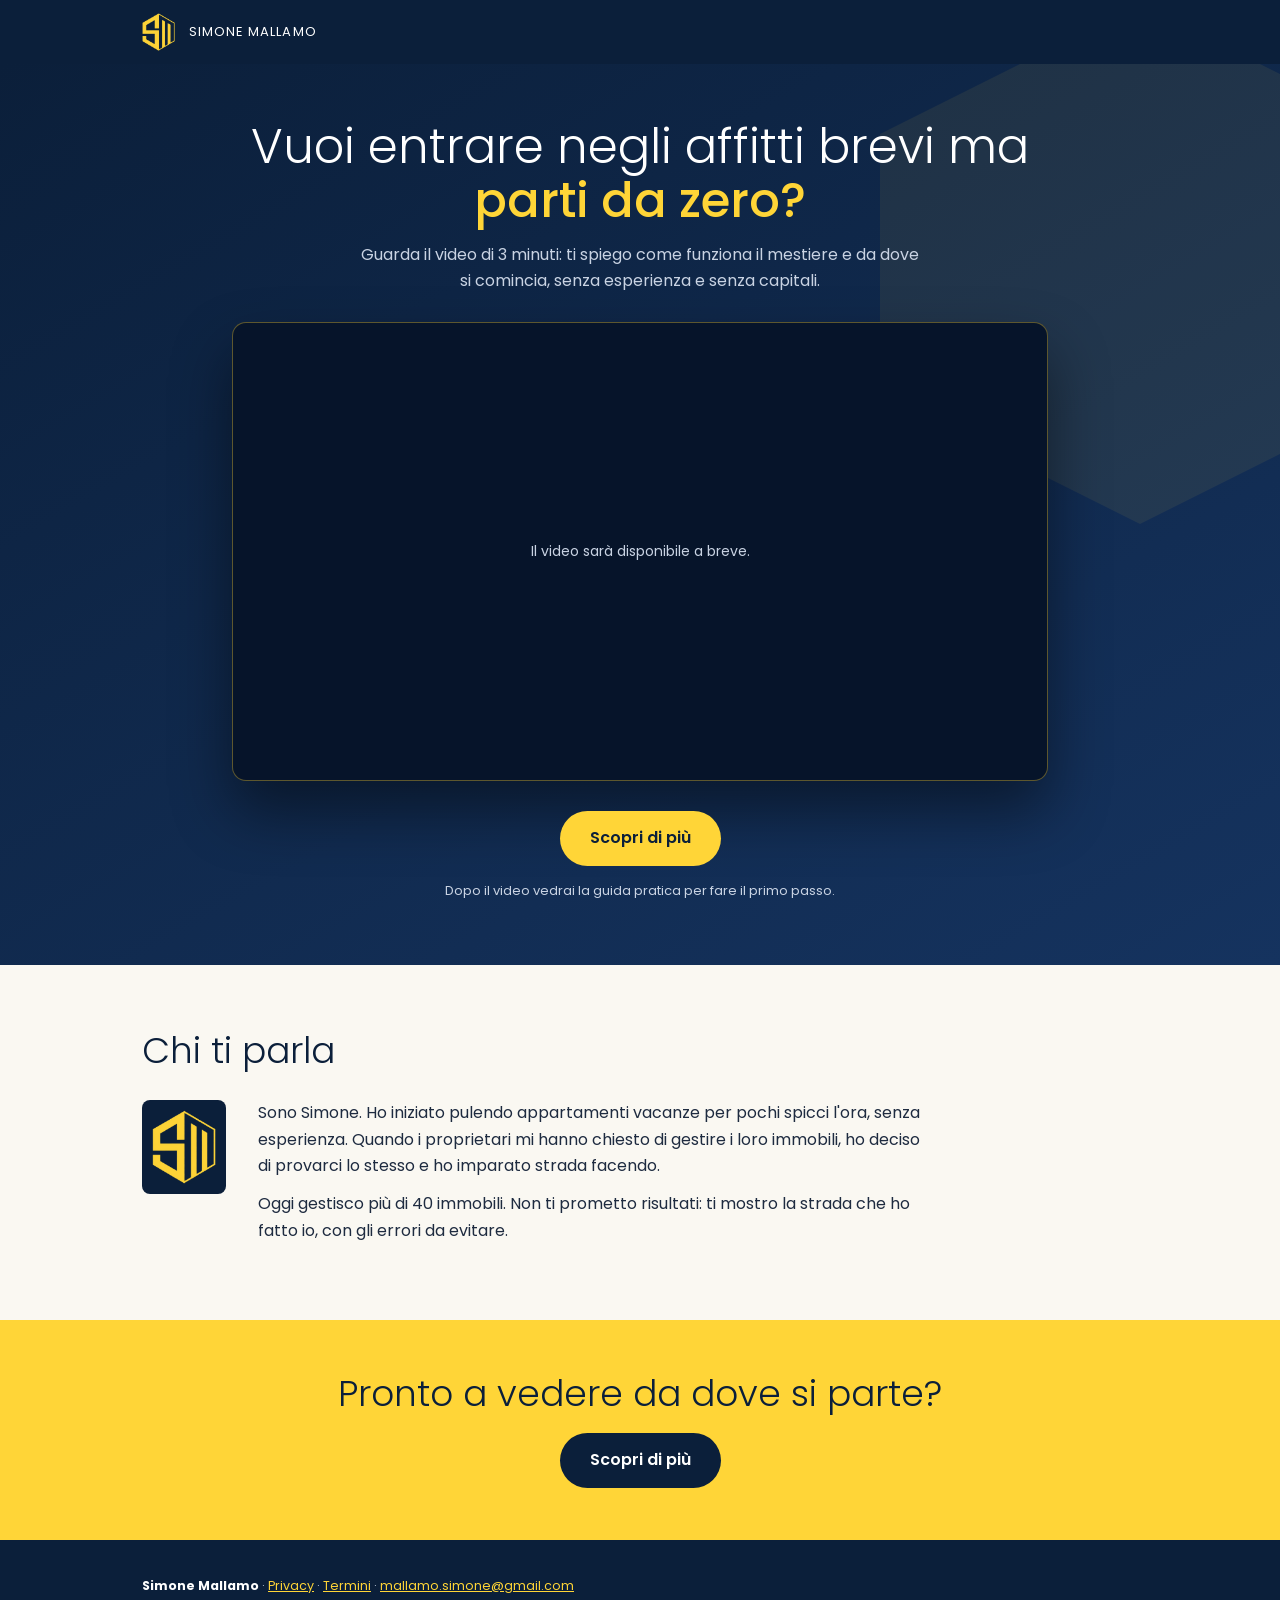
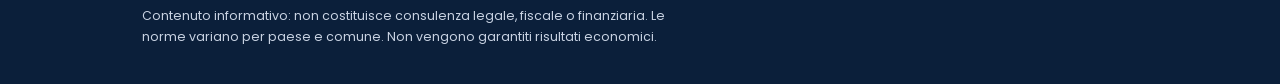
<file: index.html>
<!DOCTYPE html><html lang="it"><head><meta charset="utf-8"><meta name="viewport" content="width=device-width, initial-scale=1"><link rel="preconnect" href="https://fonts.googleapis.com"><link href="https://fonts.googleapis.com/css2?family=Poppins:wght@300;400;500;600&display=swap" rel="stylesheet"><link rel="stylesheet" href="assets/style.css"><script src="assets/config.js"></script>
<title>Affitti brevi da zero · Simone Mallamo</title>
<meta name="description" content="Guarda il video di 3 minuti: come si entra negli affitti brevi partendo da zero, senza esperienza e senza capitali.">
</head><body>
<header class="top"><div class="wrap"><img src="assets/logo_mark.png" alt=""><b>SIMONE MALLAMO</b></div></header>

<section class="vhero"><div class="wrap">
<h1>Vuoi entrare negli affitti brevi ma <em>parti da zero?</em></h1>
<p class="lead">Guarda il video di 3 minuti: ti spiego come funziona il mestiere e da dove si comincia, senza esperienza e senza capitali.</p>
<div class="video" data-video><span>Il video sarà disponibile a breve.</span></div>
<a class="btn" href="guida.html">Scopri di più</a>
<p class="sub">Dopo il video vedrai la guida pratica per fare il primo passo.</p>
</div></section>

<section class="s"><div class="wrap">
<h2>Chi ti parla</h2>
<div class="who"><img src="assets/logo_mark.png" alt="" style="background:var(--navy);padding:10px;border-radius:8px">
<div><p>Sono Simone. Ho iniziato pulendo appartamenti vacanze per pochi spicci l'ora, senza esperienza. Quando i proprietari mi hanno chiesto di gestire i loro immobili, ho deciso di provarci lo stesso e ho imparato strada facendo.</p>
<p>Oggi gestisco più di 40 immobili. Non ti prometto risultati: ti mostro la strada che ho fatto io, con gli errori da evitare.</p></div></div>
</div></section>

<section class="band"><h2>Pronto a vedere da dove si parte?</h2><a class="btn" href="guida.html">Scopri di più</a></section>

<footer><div class="wrap"><b style="color:#fff">Simone Mallamo</b> · <a href="privacy.html">Privacy</a> · <a href="termini.html">Termini</a> · <a data-support href="#">assistenza</a>
<p>Contenuto informativo: non costituisce consulenza legale, fiscale o finanziaria. Le norme variano per paese e comune. Non vengono garantiti risultati economici.</p></div></footer>
</body></html>
</file>
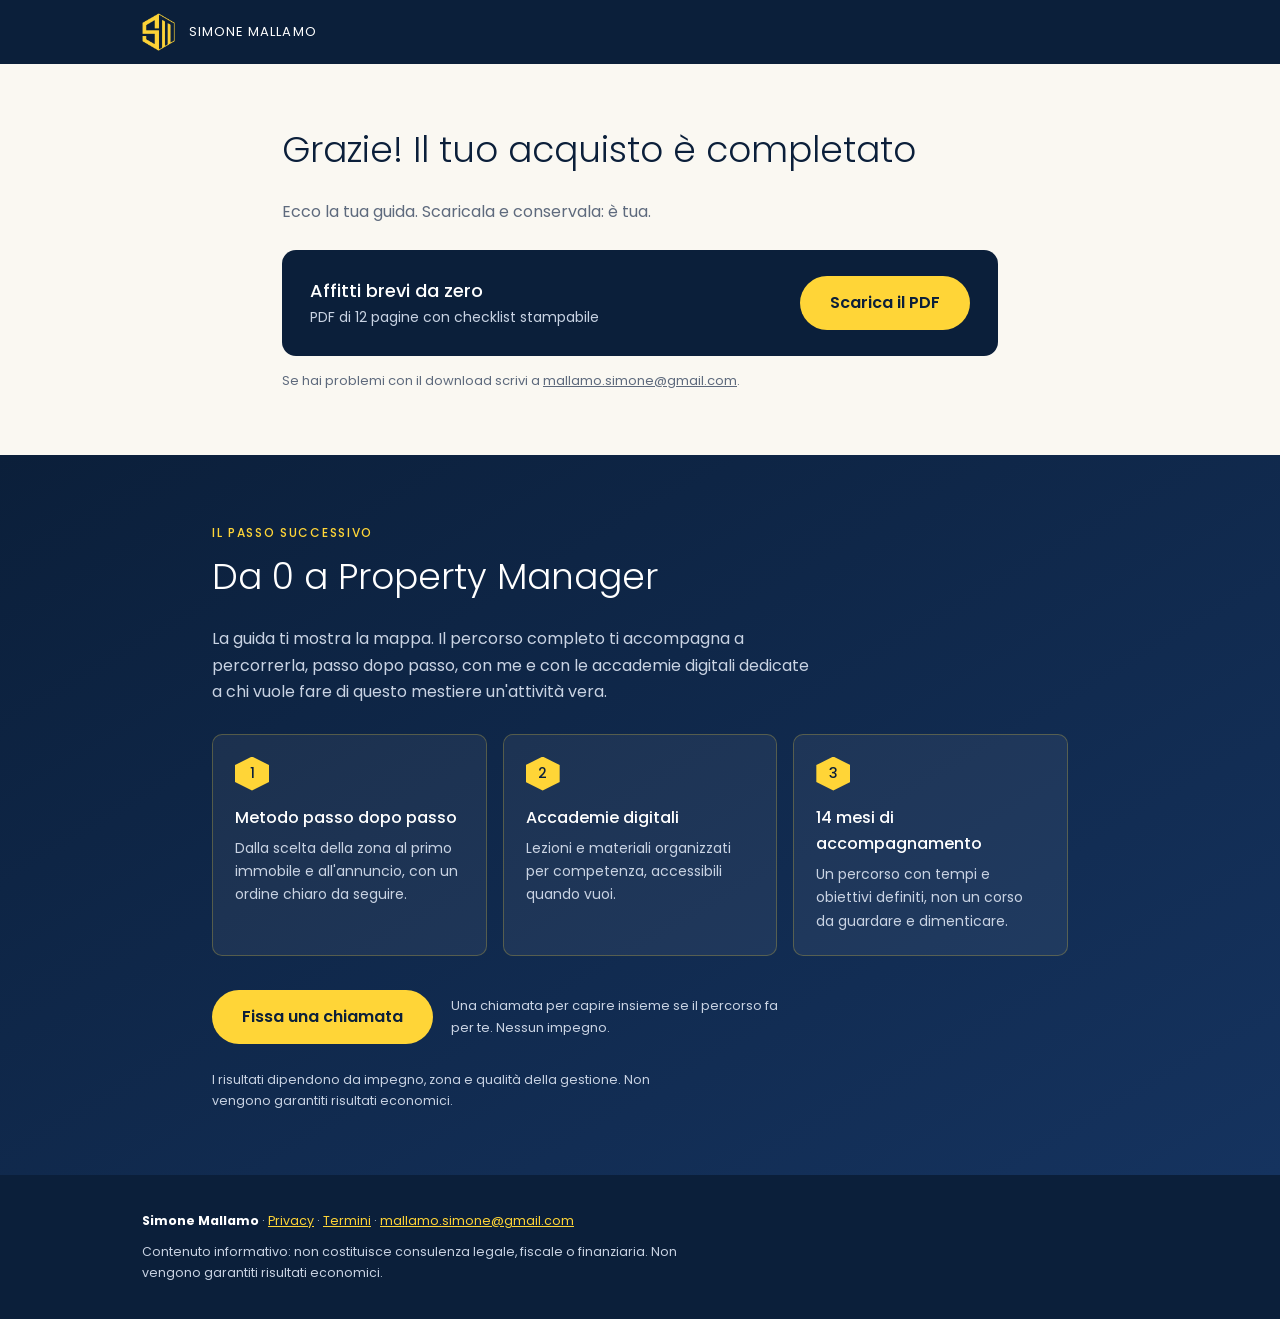
<file: grazie.html>
<!DOCTYPE html><html lang="it"><head><meta charset="utf-8"><meta name="viewport" content="width=device-width, initial-scale=1"><link rel="preconnect" href="https://fonts.googleapis.com"><link href="https://fonts.googleapis.com/css2?family=Poppins:wght@300;400;500;600&display=swap" rel="stylesheet"><link rel="stylesheet" href="assets/style.css"><script src="assets/config.js"></script><meta name="robots" content="noindex">
<title>Grazie · La tua guida</title>
</head><body>
<header class="top"><div class="wrap"><img src="assets/logo_mark.png" alt=""><b>SIMONE MALLAMO</b></div></header>

<section class="s"><div class="wrap" style="max-width:760px">
<h2>Grazie! Il tuo acquisto è completato</h2>
<p style="color:var(--mut);margin-bottom:24px">Ecco la tua guida. Scaricala e conservala: è tua.</p>
<div class="dlcard"><div><b>Affitti brevi da zero</b><p>PDF di 12 pagine con checklist stampabile</p></div>
<a class="btn" href="assets/guida-affitti-brevi.pdf" download>Scarica il PDF</a></div>
<p style="color:var(--mut);font-size:13px;margin-top:14px">Se hai problemi con il download scrivi a <a data-support href="#">assistenza</a>.</p>
</div></section>

<section class="prog"><div class="wrap" style="max-width:900px">
<span class="k">Il passo successivo</span>
<h2>Da 0 a Property Manager</h2>
<p class="lead">La guida ti mostra la mappa. Il percorso completo ti accompagna a percorrerla, passo dopo passo, con me e con le accademie digitali dedicate a chi vuole fare di questo mestiere un'attività vera.</p>
<div class="grid">
<div class="card"><div class="hx">1</div><h3>Metodo passo dopo passo</h3><p>Dalla scelta della zona al primo immobile e all'annuncio, con un ordine chiaro da seguire.</p></div>
<div class="card"><div class="hx">2</div><h3>Accademie digitali</h3><p>Lezioni e materiali organizzati per competenza, accessibili quando vuoi.</p></div>
<div class="card"><div class="hx">3</div><h3>14 mesi di accompagnamento</h3><p>Un percorso con tempi e obiettivi definiti, non un corso da guardare e dimenticare.</p></div>
</div>
<div class="rev" data-reviews hidden><h3>Cosa dicono di chi ha fatto il percorso</h3><div class="revgrid" data-reviews-list></div></div>
<div class="call">
<a class="btn" data-call href="#">Fissa una chiamata</a>
<a class="btn wa" data-wa href="#" hidden target="_blank" rel="noopener"><svg viewBox="0 0 24 24" width="20" height="20" fill="none" stroke="currentColor" stroke-width="1.8" stroke-linecap="round" stroke-linejoin="round" aria-hidden="true"><path d="M12 2.5a9.5 9.5 0 0 0-8.1 14.4L2.5 21.5l4.7-1.3A9.5 9.5 0 1 0 12 2.5z"/><path transform="translate(6.6 6.6) scale(.45)" d="M22 16.92v3a2 2 0 0 1-2.18 2 19.79 19.79 0 0 1-8.63-3.07 19.5 19.5 0 0 1-6-6 19.79 19.79 0 0 1-3.07-8.67A2 2 0 0 1 4.11 2h3a2 2 0 0 1 2 1.72c.127.96.361 1.903.7 2.81a2 2 0 0 1-.45 2.11L8.09 9.91a16 16 0 0 0 6 6l1.27-1.27a2 2 0 0 1 2.11-.45c.907.339 1.85.573 2.81.7A2 2 0 0 1 22 16.92z" fill="currentColor" stroke="none"/></svg>Invia un messaggio</a>
<small>Una chiamata per capire insieme se il percorso fa per te. Nessun impegno.</small>
</div>
<p style="color:var(--soft);font-size:12.5px;margin-top:26px;max-width:62ch">I risultati dipendono da impegno, zona e qualità della gestione. Non vengono garantiti risultati economici.</p>
</div></section>

<footer><div class="wrap"><b style="color:#fff">Simone Mallamo</b> · <a href="privacy.html">Privacy</a> · <a href="termini.html">Termini</a> · <a data-support href="#">assistenza</a>
<p>Contenuto informativo: non costituisce consulenza legale, fiscale o finanziaria. Non vengono garantiti risultati economici.</p></div></footer>
</body></html>
</file>
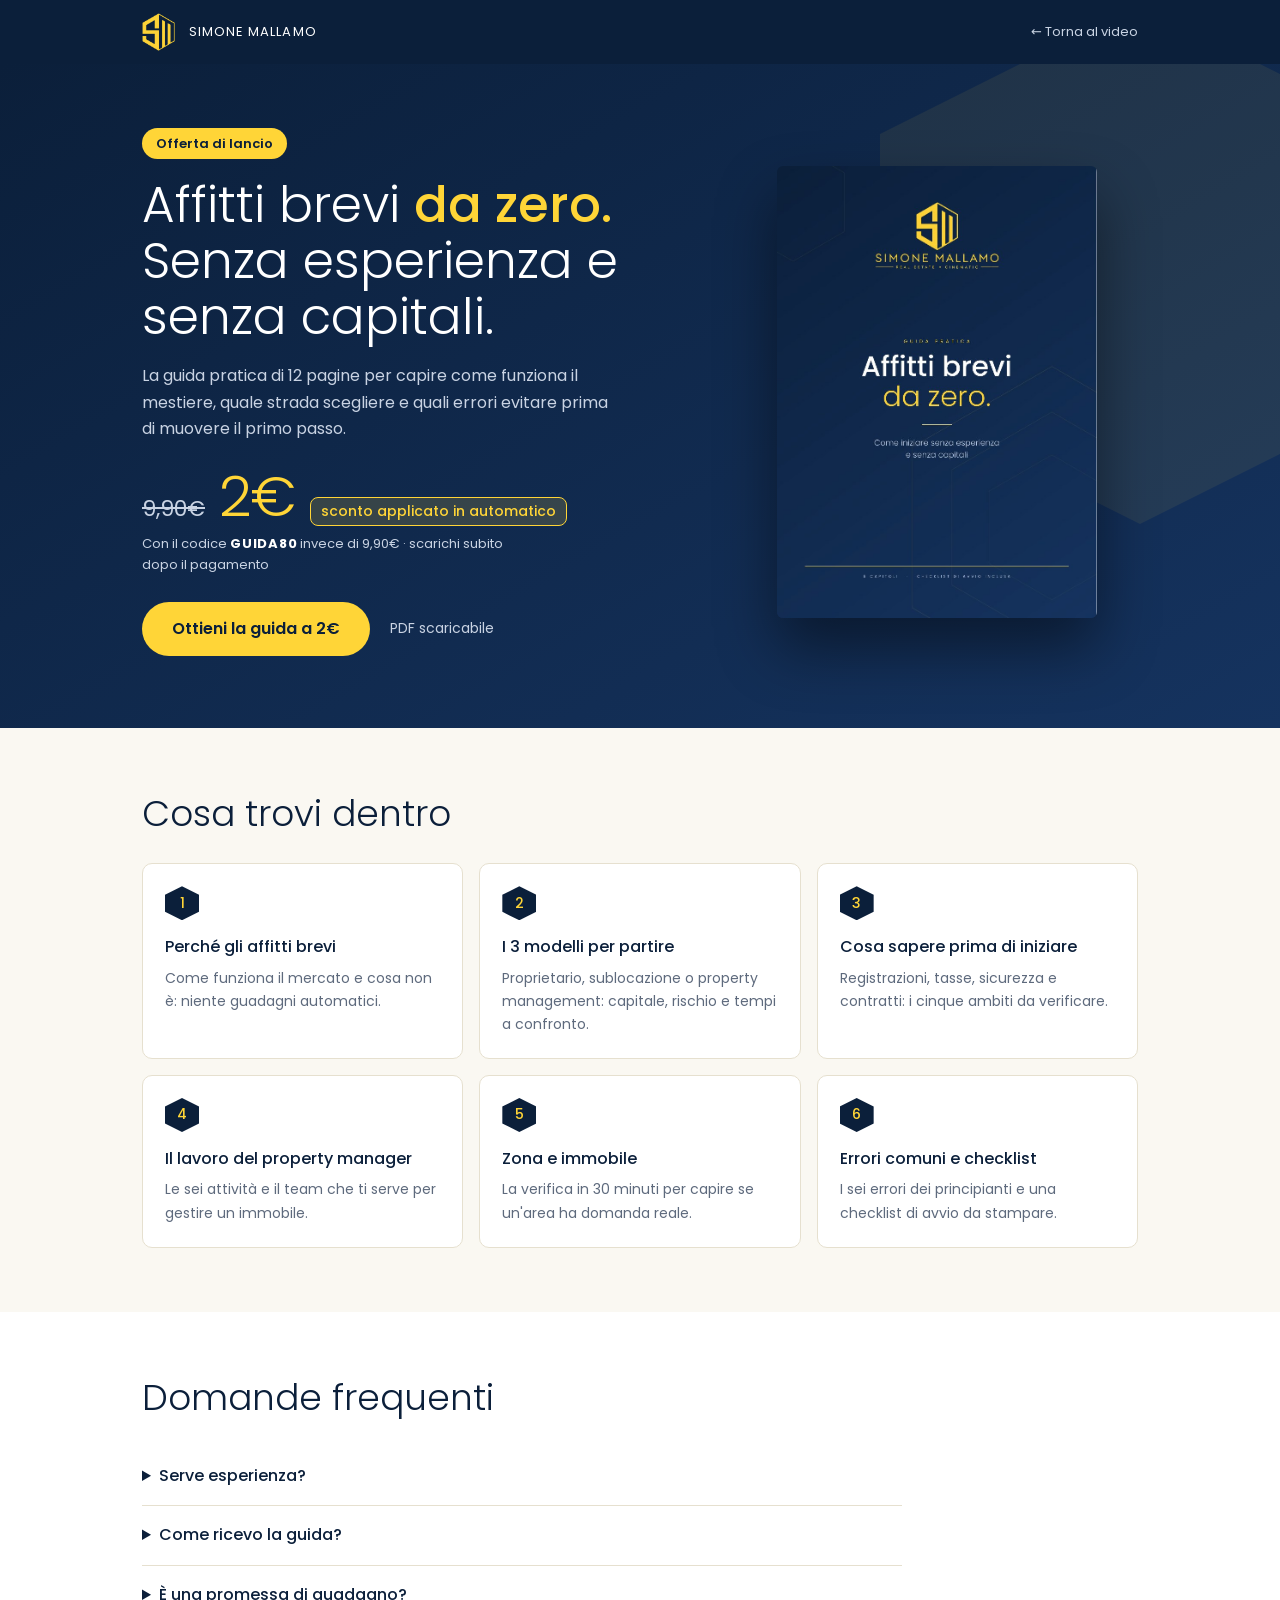
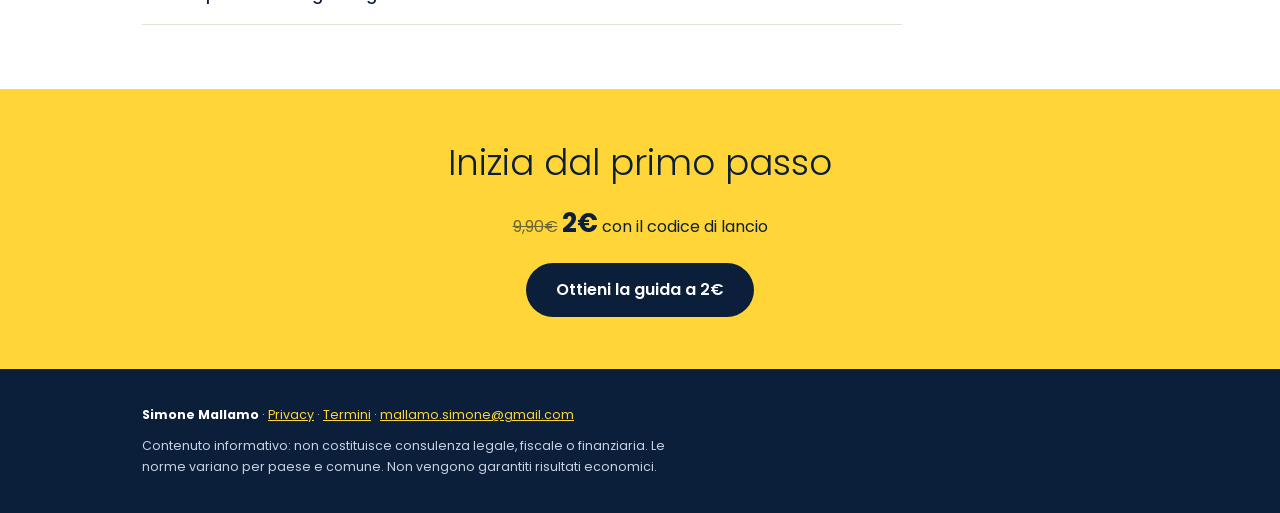
<file: guida.html>
<!DOCTYPE html><html lang="it"><head><meta charset="utf-8"><meta name="viewport" content="width=device-width, initial-scale=1"><link rel="preconnect" href="https://fonts.googleapis.com"><link href="https://fonts.googleapis.com/css2?family=Poppins:wght@300;400;500;600&display=swap" rel="stylesheet"><link rel="stylesheet" href="assets/style.css"><script src="assets/config.js"></script>
<title>La guida · Affitti brevi da zero</title>
<meta name="description" content="La guida pratica per iniziare con gli affitti brevi senza esperienza e senza capitali: 12 pagine e checklist stampabile.">
</head><body>
<header class="top"><div class="wrap"><img src="assets/logo_mark.png" alt=""><b>SIMONE MALLAMO</b><a class="l" href="index.html">← Torna al video</a></div></header>

<section class="hero"><div class="wrap">
<div>
<span class="promo">Offerta di lancio</span>
<h1>Affitti brevi <em>da zero.</em> Senza esperienza e senza capitali.</h1>
<p>La guida pratica di 12 pagine per capire come funziona il mestiere, quale strada scegliere e quali errori evitare prima di muovere il primo passo.</p>
<div class="deal"><span class="old"><span data-full-price>9,90</span>€</span><span class="new"><span data-price>2</span>€</span><span class="off">sconto applicato in automatico</span></div>
<p class="codehint">Con il codice <b data-code>CODICE</b> invece di <span data-full-price>9,90</span>€ · scarichi subito dopo il pagamento</p>
<div class="pr"><a class="btn" data-buy href="#">Ottieni la guida a <span data-price style="color:inherit;font-size:inherit">2</span>€</a><span>PDF scaricabile</span></div>
</div>
<img class="cover" src="assets/cover.jpg" alt="Copertina della guida Affitti brevi da zero">
</div></section>

<section class="s"><div class="wrap">
<h2>Cosa trovi dentro</h2>
<div class="grid">
<div class="card"><div class="hx">1</div><h3>Perché gli affitti brevi</h3><p>Come funziona il mercato e cosa non è: niente guadagni automatici.</p></div>
<div class="card"><div class="hx">2</div><h3>I 3 modelli per partire</h3><p>Proprietario, sublocazione o property management: capitale, rischio e tempi a confronto.</p></div>
<div class="card"><div class="hx">3</div><h3>Cosa sapere prima di iniziare</h3><p>Registrazioni, tasse, sicurezza e contratti: i cinque ambiti da verificare.</p></div>
<div class="card"><div class="hx">4</div><h3>Il lavoro del property manager</h3><p>Le sei attività e il team che ti serve per gestire un immobile.</p></div>
<div class="card"><div class="hx">5</div><h3>Zona e immobile</h3><p>La verifica in 30 minuti per capire se un'area ha domanda reale.</p></div>
<div class="card"><div class="hx">6</div><h3>Errori comuni e checklist</h3><p>I sei errori dei principianti e una checklist di avvio da stampare.</p></div>
</div></div></section>

<section class="s" style="background:#fff"><div class="wrap">
<h2>Domande frequenti</h2>
<details><summary>Serve esperienza?</summary><p>No. La guida è pensata per chi parte da zero e spiega il mestiere dalle basi.</p></details>
<details><summary>Come ricevo la guida?</summary><p>Subito dopo il pagamento si apre una pagina dove puoi scaricare il PDF. Conservalo: è tuo.</p></details>
<details><summary>È una promessa di guadagno?</summary><p>No. È un punto di partenza onesto: i risultati dipendono da zona, impegno e qualità della gestione, e non vengono garantiti.</p></details>
</div></section>

<section class="band"><h2>Inizia dal primo passo</h2><p style="margin-bottom:18px"><span class="old"><span data-full-price>9,90</span>€</span> <b style="font-size:26px"><span data-price>2</span>€</b> con il codice di lancio</p><a class="btn" data-buy href="#">Ottieni la guida a <span data-price style="color:inherit;font-size:inherit">2</span>€</a></section>

<footer><div class="wrap"><b style="color:#fff">Simone Mallamo</b> · <a href="privacy.html">Privacy</a> · <a href="termini.html">Termini</a> · <a data-support href="#">assistenza</a>
<p>Contenuto informativo: non costituisce consulenza legale, fiscale o finanziaria. Le norme variano per paese e comune. Non vengono garantiti risultati economici.</p></div></footer>
</body></html>
</file>
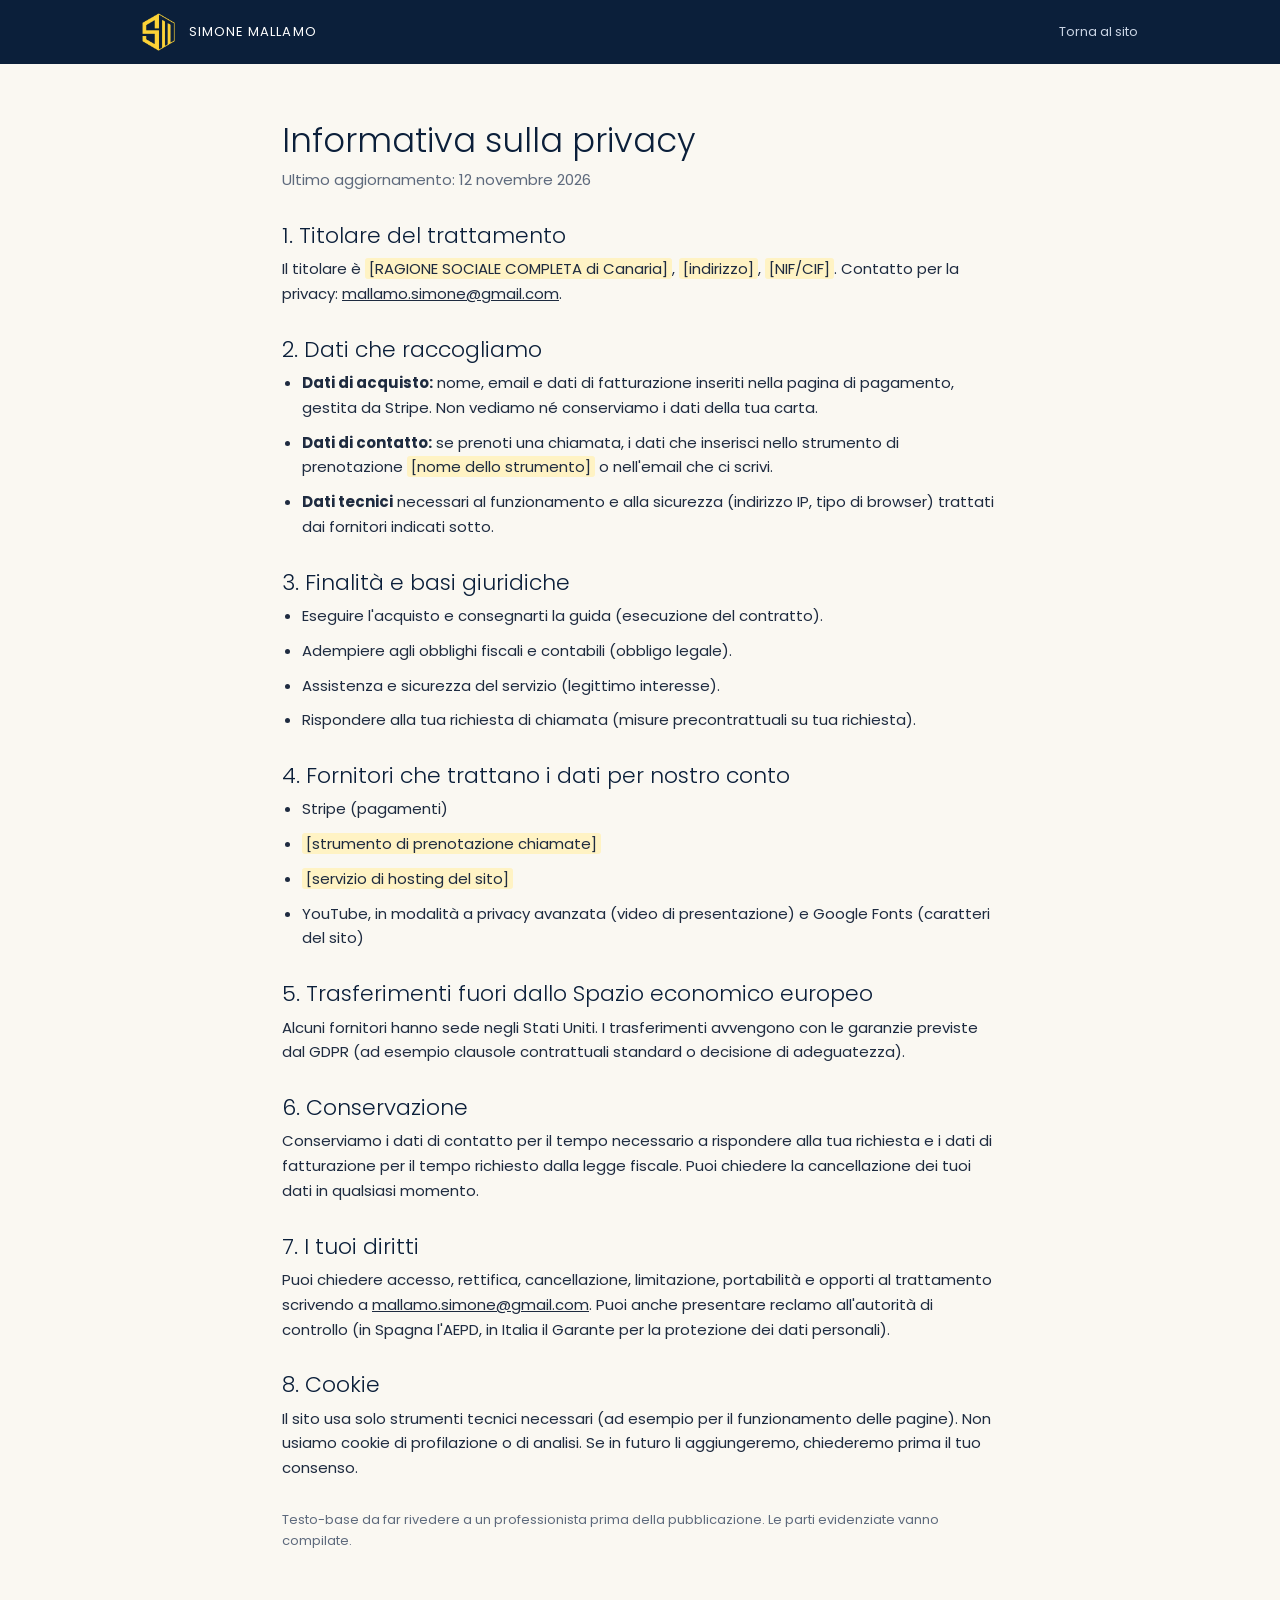
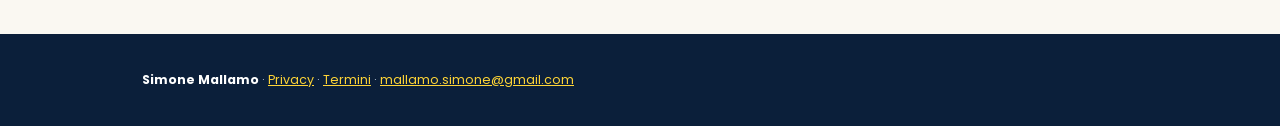
<file: privacy.html>
<!DOCTYPE html><html lang="it"><head><meta charset="utf-8"><meta name="viewport" content="width=device-width, initial-scale=1"><meta name="robots" content="noindex">
<link rel="preconnect" href="https://fonts.googleapis.com"><link href="https://fonts.googleapis.com/css2?family=Poppins:wght@300;400;500;600&display=swap" rel="stylesheet"><link rel="stylesheet" href="assets/style.css">
<title>Privacy · Simone Mallamo</title><style>.doc{max-width:760px;padding:48px 22px 72px;margin:0 auto}.doc h2{font-size:22px;margin:30px 0 8px}.doc p,.doc li{color:var(--ink);margin-bottom:10px;font-size:15px}.doc ul{padding-left:20px}.doc .ph{background:#FFF3C4;padding:0 4px;border-radius:3px}</style></head><body>
<header class="top"><div class="wrap"><img src="assets/logo_mark.png" alt=""><b>SIMONE MALLAMO</b><a class="l" href="index.html">Torna al sito</a></div></header><main class="doc"><h1 style="font-weight:300;font-size:34px;color:var(--navy)">Informativa sulla privacy</h1><p style="color:var(--mut)">Ultimo aggiornamento: 12 novembre 2026</p><h2>1. Titolare del trattamento</h2><p>Il titolare è <span class="ph">[RAGIONE SOCIALE COMPLETA di Canaria]</span>, <span class="ph">[indirizzo]</span>, <span class="ph">[NIF/CIF]</span>. Contatto per la privacy: <a href="mailto:mallamo.simone@gmail.com">mallamo.simone@gmail.com</a>.</p>
<h2>2. Dati che raccogliamo</h2><ul><li><b>Dati di acquisto:</b> nome, email e dati di fatturazione inseriti nella pagina di pagamento, gestita da Stripe. Non vediamo né conserviamo i dati della tua carta.</li><li><b>Dati di contatto:</b> se prenoti una chiamata, i dati che inserisci nello strumento di prenotazione <span class="ph">[nome dello strumento]</span> o nell'email che ci scrivi.</li><li><b>Dati tecnici</b> necessari al funzionamento e alla sicurezza (indirizzo IP, tipo di browser) trattati dai fornitori indicati sotto.</li></ul>
<h2>3. Finalità e basi giuridiche</h2><ul><li>Eseguire l'acquisto e consegnarti la guida (esecuzione del contratto).</li><li>Adempiere agli obblighi fiscali e contabili (obbligo legale).</li><li>Assistenza e sicurezza del servizio (legittimo interesse).</li><li>Rispondere alla tua richiesta di chiamata (misure precontrattuali su tua richiesta).</li></ul>
<h2>4. Fornitori che trattano i dati per nostro conto</h2><ul><li>Stripe (pagamenti)</li><li><span class="ph">[strumento di prenotazione chiamate]</span></li><li><span class="ph">[servizio di hosting del sito]</span></li><li>YouTube, in modalità a privacy avanzata (video di presentazione) e Google Fonts (caratteri del sito)</li></ul>
<h2>5. Trasferimenti fuori dallo Spazio economico europeo</h2><p>Alcuni fornitori hanno sede negli Stati Uniti. I trasferimenti avvengono con le garanzie previste dal GDPR (ad esempio clausole contrattuali standard o decisione di adeguatezza).</p>
<h2>6. Conservazione</h2><p>Conserviamo i dati di contatto per il tempo necessario a rispondere alla tua richiesta e i dati di fatturazione per il tempo richiesto dalla legge fiscale. Puoi chiedere la cancellazione dei tuoi dati in qualsiasi momento.</p>
<h2>7. I tuoi diritti</h2><p>Puoi chiedere accesso, rettifica, cancellazione, limitazione, portabilità e opporti al trattamento scrivendo a <a href="mailto:mallamo.simone@gmail.com">mallamo.simone@gmail.com</a>. Puoi anche presentare reclamo all'autorità di controllo (in Spagna l'AEPD, in Italia il Garante per la protezione dei dati personali).</p>
<h2>8. Cookie</h2><p>Il sito usa solo strumenti tecnici necessari (ad esempio per il funzionamento delle pagine). Non usiamo cookie di profilazione o di analisi. Se in futuro li aggiungeremo, chiederemo prima il tuo consenso.</p>
<p style="margin-top:28px;color:var(--mut);font-size:13px">Testo-base da far rivedere a un professionista prima della pubblicazione. Le parti evidenziate vanno compilate.</p></main><footer><div class="wrap"><b style="color:#fff">Simone Mallamo</b> · <a href="privacy.html">Privacy</a> · <a href="termini.html">Termini</a> · <a href="mailto:mallamo.simone@gmail.com">mallamo.simone@gmail.com</a></div></footer></body></html>
</file>
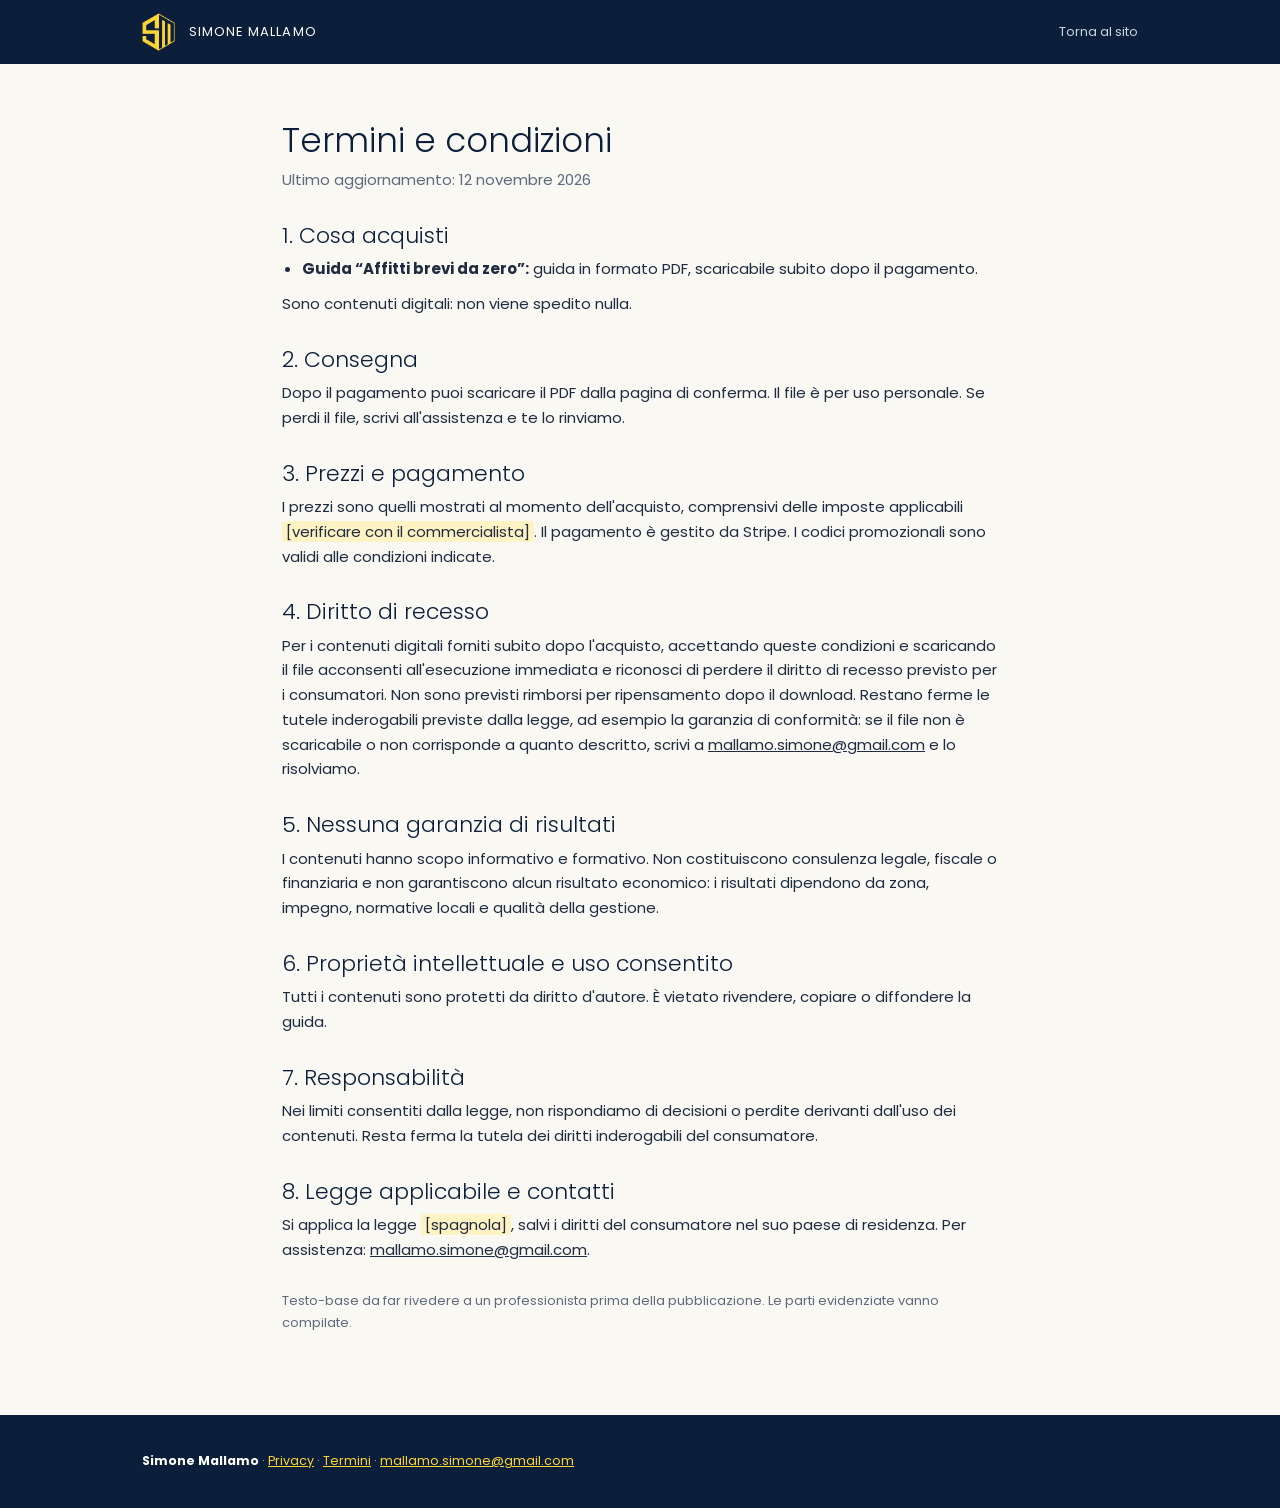
<file: termini.html>
<!DOCTYPE html><html lang="it"><head><meta charset="utf-8"><meta name="viewport" content="width=device-width, initial-scale=1"><meta name="robots" content="noindex">
<link rel="preconnect" href="https://fonts.googleapis.com"><link href="https://fonts.googleapis.com/css2?family=Poppins:wght@300;400;500;600&display=swap" rel="stylesheet"><link rel="stylesheet" href="assets/style.css">
<title>Termini · Simone Mallamo</title><style>.doc{max-width:760px;padding:48px 22px 72px;margin:0 auto}.doc h2{font-size:22px;margin:30px 0 8px}.doc p,.doc li{color:var(--ink);margin-bottom:10px;font-size:15px}.doc ul{padding-left:20px}.doc .ph{background:#FFF3C4;padding:0 4px;border-radius:3px}</style></head><body>
<header class="top"><div class="wrap"><img src="assets/logo_mark.png" alt=""><b>SIMONE MALLAMO</b><a class="l" href="index.html">Torna al sito</a></div></header><main class="doc"><h1 style="font-weight:300;font-size:34px;color:var(--navy)">Termini e condizioni</h1><p style="color:var(--mut)">Ultimo aggiornamento: 12 novembre 2026</p><h2>1. Cosa acquisti</h2><ul><li><b>Guida “Affitti brevi da zero”:</b> guida in formato PDF, scaricabile subito dopo il pagamento.</li></ul><p>Sono contenuti digitali: non viene spedito nulla.</p>
<h2>2. Consegna</h2><p>Dopo il pagamento puoi scaricare il PDF dalla pagina di conferma. Il file è per uso personale. Se perdi il file, scrivi all'assistenza e te lo rinviamo.</p>
<h2>3. Prezzi e pagamento</h2><p>I prezzi sono quelli mostrati al momento dell'acquisto, comprensivi delle imposte applicabili <span class="ph">[verificare con il commercialista]</span>. Il pagamento è gestito da Stripe. I codici promozionali sono validi alle condizioni indicate.</p>
<h2>4. Diritto di recesso</h2><p>Per i contenuti digitali forniti subito dopo l'acquisto, accettando queste condizioni e scaricando il file acconsenti all'esecuzione immediata e riconosci di perdere il diritto di recesso previsto per i consumatori. Non sono previsti rimborsi per ripensamento dopo il download. Restano ferme le tutele inderogabili previste dalla legge, ad esempio la garanzia di conformità: se il file non è scaricabile o non corrisponde a quanto descritto, scrivi a <a href="mailto:mallamo.simone@gmail.com">mallamo.simone@gmail.com</a> e lo risolviamo.</p>
<h2>5. Nessuna garanzia di risultati</h2><p>I contenuti hanno scopo informativo e formativo. Non costituiscono consulenza legale, fiscale o finanziaria e non garantiscono alcun risultato economico: i risultati dipendono da zona, impegno, normative locali e qualità della gestione.</p>
<h2>6. Proprietà intellettuale e uso consentito</h2><p>Tutti i contenuti sono protetti da diritto d'autore. È vietato rivendere, copiare o diffondere la guida.</p>
<h2>7. Responsabilità</h2><p>Nei limiti consentiti dalla legge, non rispondiamo di decisioni o perdite derivanti dall'uso dei contenuti. Resta ferma la tutela dei diritti inderogabili del consumatore.</p>
<h2>8. Legge applicabile e contatti</h2><p>Si applica la legge <span class="ph">[spagnola]</span>, salvi i diritti del consumatore nel suo paese di residenza. Per assistenza: <a href="mailto:mallamo.simone@gmail.com">mallamo.simone@gmail.com</a>.</p>
<p style="margin-top:28px;color:var(--mut);font-size:13px">Testo-base da far rivedere a un professionista prima della pubblicazione. Le parti evidenziate vanno compilate.</p></main><footer><div class="wrap"><b style="color:#fff">Simone Mallamo</b> · <a href="privacy.html">Privacy</a> · <a href="termini.html">Termini</a> · <a href="mailto:mallamo.simone@gmail.com">mallamo.simone@gmail.com</a></div></footer></body></html>
</file>
<file: assets/style.css>
:root{--navy:#0B1F3A;--navy2:#15335F;--gold:#FFD537;--golds:#B8900F;--ivory:#FAF8F2;--ink:#1E2B40;--mut:#5E6A7D;--line:#E6E0CF;--soft:#C9D3E3}
*{box-sizing:border-box;margin:0}
html{scroll-behavior:smooth}
body{font:400 16px/1.65 Poppins,system-ui,sans-serif;color:var(--ink);background:var(--ivory)}
a{color:inherit}
:focus-visible{outline:2px solid var(--golds);outline-offset:3px}
.wrap{max-width:1040px;margin:0 auto;padding:0 22px}
.top{background:var(--navy);color:#fff}
.top .wrap{display:flex;align-items:center;gap:14px;height:64px}
.top img{height:38px}.top b{flex:1;font-weight:400;letter-spacing:.08em;font-size:13px}
.top a.l{font-size:13px;color:var(--soft);text-decoration:none}
.btn{display:inline-block;background:var(--gold);color:var(--navy);border-radius:999px;padding:14px 30px;font-weight:600;text-decoration:none;text-align:center}
.btn:hover{filter:brightness(.96)}
.btn.line{background:transparent;color:inherit;border:1px solid currentColor;font-weight:500}
.hero{background:linear-gradient(150deg,var(--navy),var(--navy2));color:#fff;padding:64px 0 72px;position:relative;overflow:hidden}
.hero:before{content:"";position:absolute;right:-120px;top:-60px;width:520px;height:520px;background:var(--gold);opacity:.07;clip-path:polygon(50% 0,100% 25%,100% 75%,50% 100%,0 75%,0 25%)}
.hero .wrap{display:grid;grid-template-columns:1.15fr .85fr;gap:48px;align-items:center;position:relative}
.hero h1{font-weight:300;font-size:clamp(32px,5vw,50px);line-height:1.12;margin-bottom:18px}
.hero h1 em{font-style:normal;color:var(--gold);font-weight:500}
.hero p{color:var(--soft);max-width:48ch;margin-bottom:26px}
.hero .pr{display:flex;align-items:center;gap:20px;flex-wrap:wrap}
.hero .pr span{color:var(--soft);font-size:14px}
.cover{width:100%;max-width:320px;justify-self:center;border-radius:6px;box-shadow:0 30px 60px rgba(0,0,0,.45)}
section.s{padding:64px 0}
h2{font-weight:300;font-size:clamp(26px,3.6vw,36px);line-height:1.2;color:var(--navy);margin-bottom:28px}
.grid{display:grid;grid-template-columns:repeat(3,1fr);gap:16px}
.card{background:#fff;border:1px solid var(--line);border-radius:10px;padding:22px}
.card h3{font-weight:500;font-size:16px;color:var(--navy);margin-bottom:6px}
.card p{font-size:14px;color:var(--mut)}
.hx{width:34px;height:34px;background:var(--navy);color:var(--gold);display:grid;place-items:center;font-weight:500;font-size:14px;margin-bottom:14px;clip-path:polygon(50% 0,100% 25%,100% 75%,50% 100%,0 75%,0 25%)}
.who{display:grid;grid-template-columns:auto 1fr;gap:32px;align-items:start;max-width:780px}
.who img{width:84px}.who p{margin-bottom:12px}
details{border-bottom:1px solid var(--line);padding:16px 0;max-width:760px}
summary{cursor:pointer;font-weight:500;color:var(--navy)}
details p{margin-top:10px;color:var(--mut)}
.band{background:var(--gold);color:var(--navy);text-align:center;padding:52px 22px}
.band h2{margin-bottom:18px}
.band .btn{background:var(--navy);color:#fff}
footer{background:var(--navy);color:var(--soft);padding:36px 0;font-size:12.5px}
footer a{color:var(--gold)}footer p{max-width:70ch;margin-top:10px}
@media(max-width:760px){.hero .wrap{grid-template-columns:1fr}.cover{max-width:230px;order:-1}.grid{grid-template-columns:1fr}.who{grid-template-columns:1fr}}

.promo{display:inline-block;background:var(--gold);color:var(--navy);font-weight:600;font-size:13px;padding:5px 14px;border-radius:999px;margin-bottom:18px}
.deal{display:flex;align-items:baseline;gap:14px;flex-wrap:wrap;margin-bottom:6px}
.deal .old{font-size:22px;color:var(--soft);text-decoration:line-through}
.deal .new{font-size:56px;font-weight:300;color:var(--gold);line-height:1}
.deal .off{background:rgba(255,213,55,.16);color:var(--gold);border:1px solid var(--gold);border-radius:8px;padding:2px 10px;font-size:14px;font-weight:500}
.codehint{font-size:13px;color:var(--soft);margin-bottom:22px}
.codehint b{color:#fff;letter-spacing:.06em}
.band .old{text-decoration:line-through;opacity:.6;font-weight:400}

/* ===== flusso con video e chiamata ===== */
.vhero{background:linear-gradient(150deg,var(--navy),var(--navy2));color:#fff;padding:56px 0 64px;position:relative;overflow:hidden;text-align:center}
.vhero:before{content:"";position:absolute;right:-120px;top:-60px;width:520px;height:520px;background:var(--gold);opacity:.07;clip-path:polygon(50% 0,100% 25%,100% 75%,50% 100%,0 75%,0 25%)}
.vhero .wrap{position:relative;max-width:860px}
.vhero h1{font-weight:300;font-size:clamp(30px,5vw,48px);line-height:1.12;margin-bottom:14px}
.vhero h1 em{font-style:normal;color:var(--gold);font-weight:500}
.vhero p.lead{color:var(--soft);max-width:56ch;margin:0 auto 28px}
.video{aspect-ratio:16/9;background:#06142A;border:1px solid rgba(255,213,55,.35);border-radius:14px;overflow:hidden;box-shadow:0 30px 60px rgba(0,0,0,.45);display:grid;place-items:center;color:var(--soft);margin:0 auto 30px}
.video iframe{width:100%;height:100%;border:0}
.video span{padding:20px;font-size:14px}
.vhero .sub{color:var(--soft);font-size:13px;margin-top:14px}
.steps{display:grid;grid-template-columns:repeat(3,1fr);gap:16px}
.dlcard{display:flex;align-items:center;justify-content:space-between;gap:18px;flex-wrap:wrap;background:var(--navy);color:#fff;border-radius:14px;padding:26px 28px}
.dlcard b{font-weight:500;font-size:18px}.dlcard p{color:var(--soft);font-size:14px}
.prog{background:linear-gradient(150deg,var(--navy),var(--navy2));color:#fff;padding:64px 0}
.prog h2{color:#fff}.prog .k{display:inline-block;color:var(--gold);letter-spacing:.14em;font-size:12px;font-weight:500;margin-bottom:12px;text-transform:uppercase}
.prog p.lead{color:var(--soft);max-width:60ch;margin-bottom:28px}
.prog .card{background:rgba(255,255,255,.06);border-color:rgba(255,213,55,.25)}
.prog .card h3{color:#fff}.prog .card p{color:var(--soft)}
.prog .hx{background:var(--gold);color:var(--navy)}
.call{margin-top:34px;display:flex;gap:18px;align-items:center;flex-wrap:wrap}
.call small{color:var(--soft);font-size:13px;max-width:44ch}
@media(max-width:760px){.steps{grid-template-columns:1fr}}

.rev{margin-top:40px}.rev h3{font-weight:400;font-size:22px;color:#fff;margin-bottom:18px}
.revgrid{display:grid;grid-template-columns:repeat(auto-fit,minmax(250px,1fr));gap:16px}
.rcard{background:rgba(255,255,255,.06);border:1px solid rgba(255,213,55,.25);border-radius:10px;padding:22px;margin:0}
.rcard blockquote{color:#fff;font-size:15px;line-height:1.6;margin-bottom:14px}
.rcard figcaption{color:var(--soft);font-size:13px}.rcard figcaption b{color:var(--gold);font-weight:500}

.btn.wa{background:transparent;color:#fff;border:1.5px solid var(--gold);display:inline-flex;align-items:center;gap:10px}
.btn.wa[hidden]{display:none}.btn.wa svg{color:var(--gold);flex:none}
.call{row-gap:14px}
</file>
